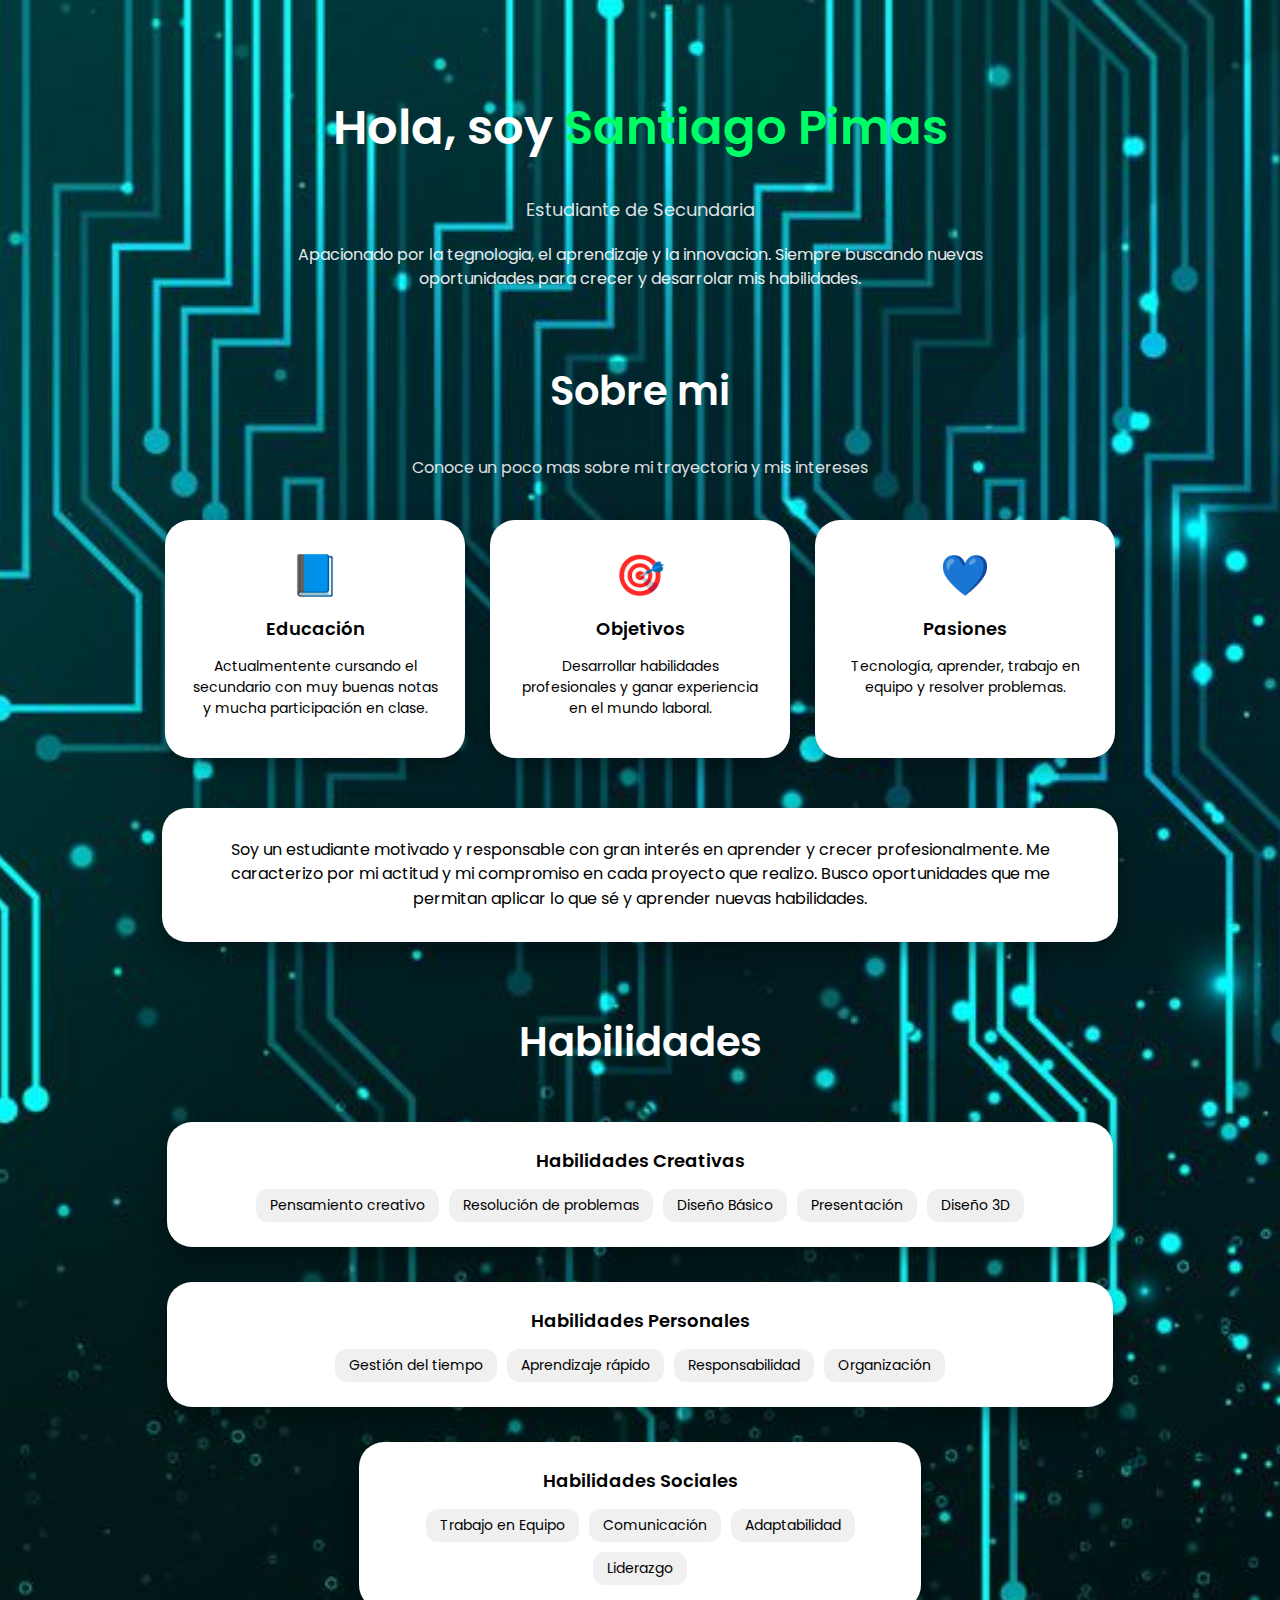
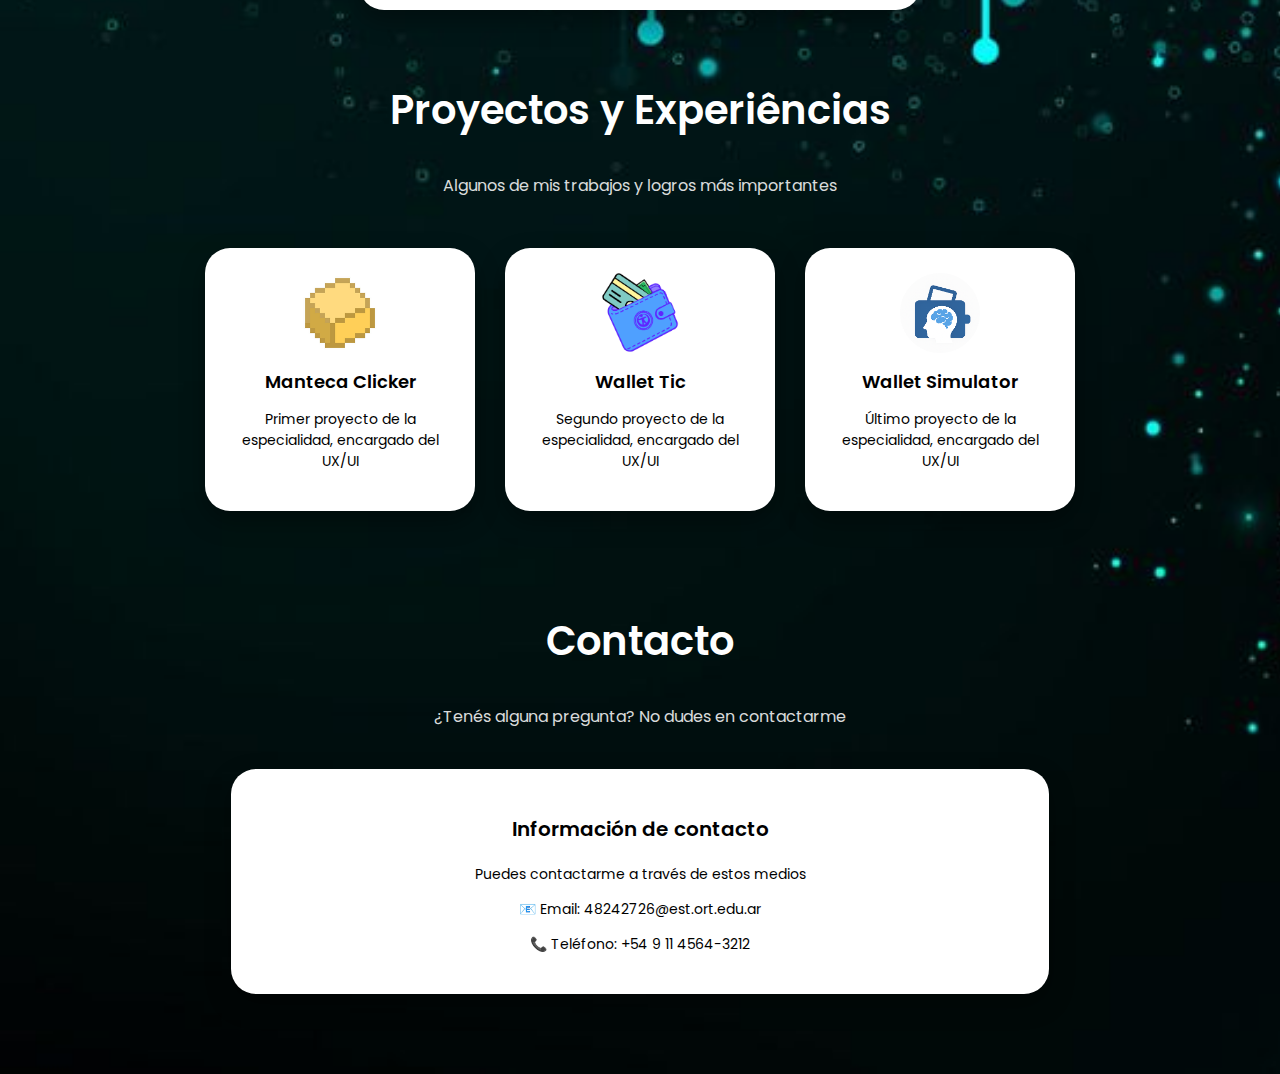
<file: index.html>
<!DOCTYPE html>
<html lang="es">
<head>
<meta charset="UTF-8">
<meta name="viewport" content="width=device-width, initial-scale=1">

<title>Portfolio Santiago Pimas</title>

<link href="https://fonts.googleapis.com/css2?family=Poppins:wght@300;400;500;600&display=swap" rel="stylesheet">

<link rel="stylesheet" href="styles.css">
</head>

<body>

<div class="canvas">

    <div class="header">
        <h1>Hola, soy <span>Santiago Pimas</span></h1>
        <p class="subtitle">Estudiante de Secundaria</p>
        <p class="desc">
            Apacionado por la tegnologia, el aprendizaje y la innovacion. 
            Siempre buscando nuevas oportunidades para crecer y desarrolar mis habilidades.
        </p>
    </div>

    <h2>Sobre mi</h2>
    <p class="sub">Conoce un poco mas sobre mi trayectoria y mis intereses</p>

    <div class="triple">

        <div class="card">
            <div class="card-icon">📘</div>
            <div class="card-title">Educación</div>
            <p>Actualmentente cursando el secundario con muy buenas notas y mucha participación en clase.</p>
        </div>

        <div class="card">
            <div class="card-icon">🎯</div>
            <div class="card-title">Objetivos</div>
            <p>Desarrollar habilidades profesionales y ganar experiencia en el mundo laboral.</p>
        </div>

        <div class="card">
            <div class="card-icon">💙</div>
            <div class="card-title">Pasiones</div>
            <p>Tecnología, aprender, trabajo en equipo y resolver problemas.</p>
        </div>

    </div>

    <div class="bigbox">
        Soy un estudiante motivado y responsable con gran interés 
        en aprender y crecer profesionalmente. Me caracterizo por 
        mi actitud y mi compromiso en cada proyecto que realizo. 
        Busco oportunidades que me permitan aplicar lo que sé y 
        aprender nuevas habilidades.
    </div>

    <h2>Habilidades</h2>

    <div class="skills-grid">

        <div class="skill-box">
            <div class="skill-title">Habilidades Creativas</div>
            <div class="tags">
                <div class="tag">Pensamiento creativo</div>
                <div class="tag">Resolución de problemas</div>
                <div class="tag">Diseño Básico</div>
                <div class="tag">Presentación</div>
                <div class="tag">Diseño 3D</div>
            </div>
        </div>

        <div class="skill-box">
            <div class="skill-title">Habilidades Personales</div>
            <div class="tags">
                <div class="tag">Gestión del tiempo</div>
                <div class="tag">Aprendizaje rápido</div>
                <div class="tag">Responsabilidad</div>
                <div class="tag">Organización</div>
            </div>
        </div>

        <div class="skill-box small">
            <div class="skill-title">Habilidades Sociales</div>
            <div class="tags">
                <div class="tag">Trabajo en Equipo</div>
                <div class="tag">Comunicación</div>
                <div class="tag">Adaptabilidad</div>
                <div class="tag">Liderazgo</div>
            </div>
        </div>

    </div>

    <h2>Proyectos y Experiências</h2>
    <p class="sub">Algunos de mis trabajos y logros más importantes</p>

    <div class="proj-row">

        <div class="project">
            <div class="proj-icon">
                <img src="manteca.png" alt="Manteca Clicker">
            </div>
            <div class="project-title">Manteca Clicker</div>
            <p>Primer proyecto de la especialidad, encargado del UX/UI</p>
        </div>

        <div class="project">
            <div class="proj-icon">
                <img src="wallet-tic.png" alt="Wallet Tic">
            </div>
            <div class="project-title">Wallet Tic</div>
            <p>Segundo proyecto de la especialidad, encargado del UX/UI</p>
        </div>

        <div class="project">
            <div class="proj-icon">
                <img src="wallet-simulator.png" alt="Wallet Simulator">
            </div>
            <div class="project-title">Wallet Simulator</div>
            <p>Último proyecto de la especialidad, encargado del UX/UI</p>
        </div>

    </div>

    <h2 class="contact-title">Contacto</h2>
    <p class="contact-sub">¿Tenés alguna pregunta? No dudes en contactarme</p>

    <div class="contact-box">
        <h3>Información de contacto</h3>
        <p>Puedes contactarme a través de estos medios</p>

        <p>📧 Email: 48242726@est.ort.edu.ar</p>
        <p>📞 Teléfono: +54 9 11 4564-3212</p>
    </div>

</div>

</body>
</html>
</file>
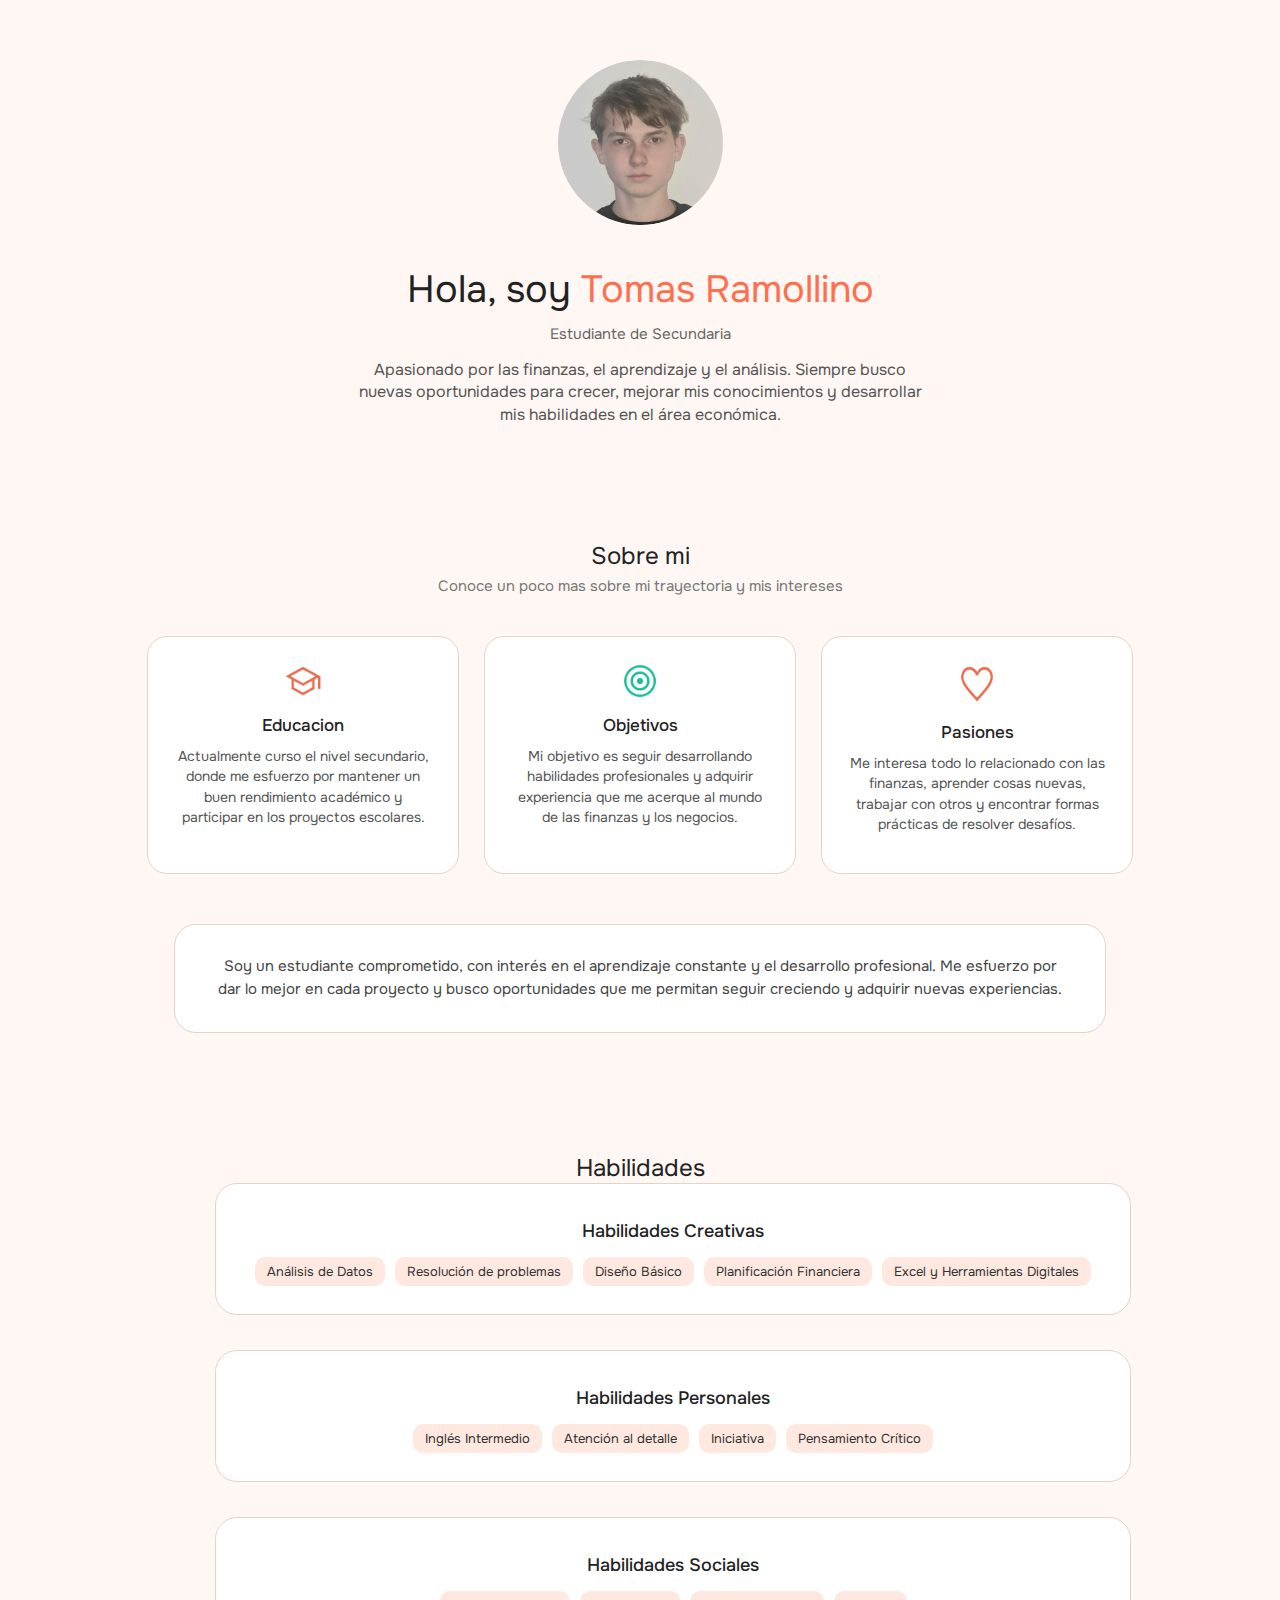
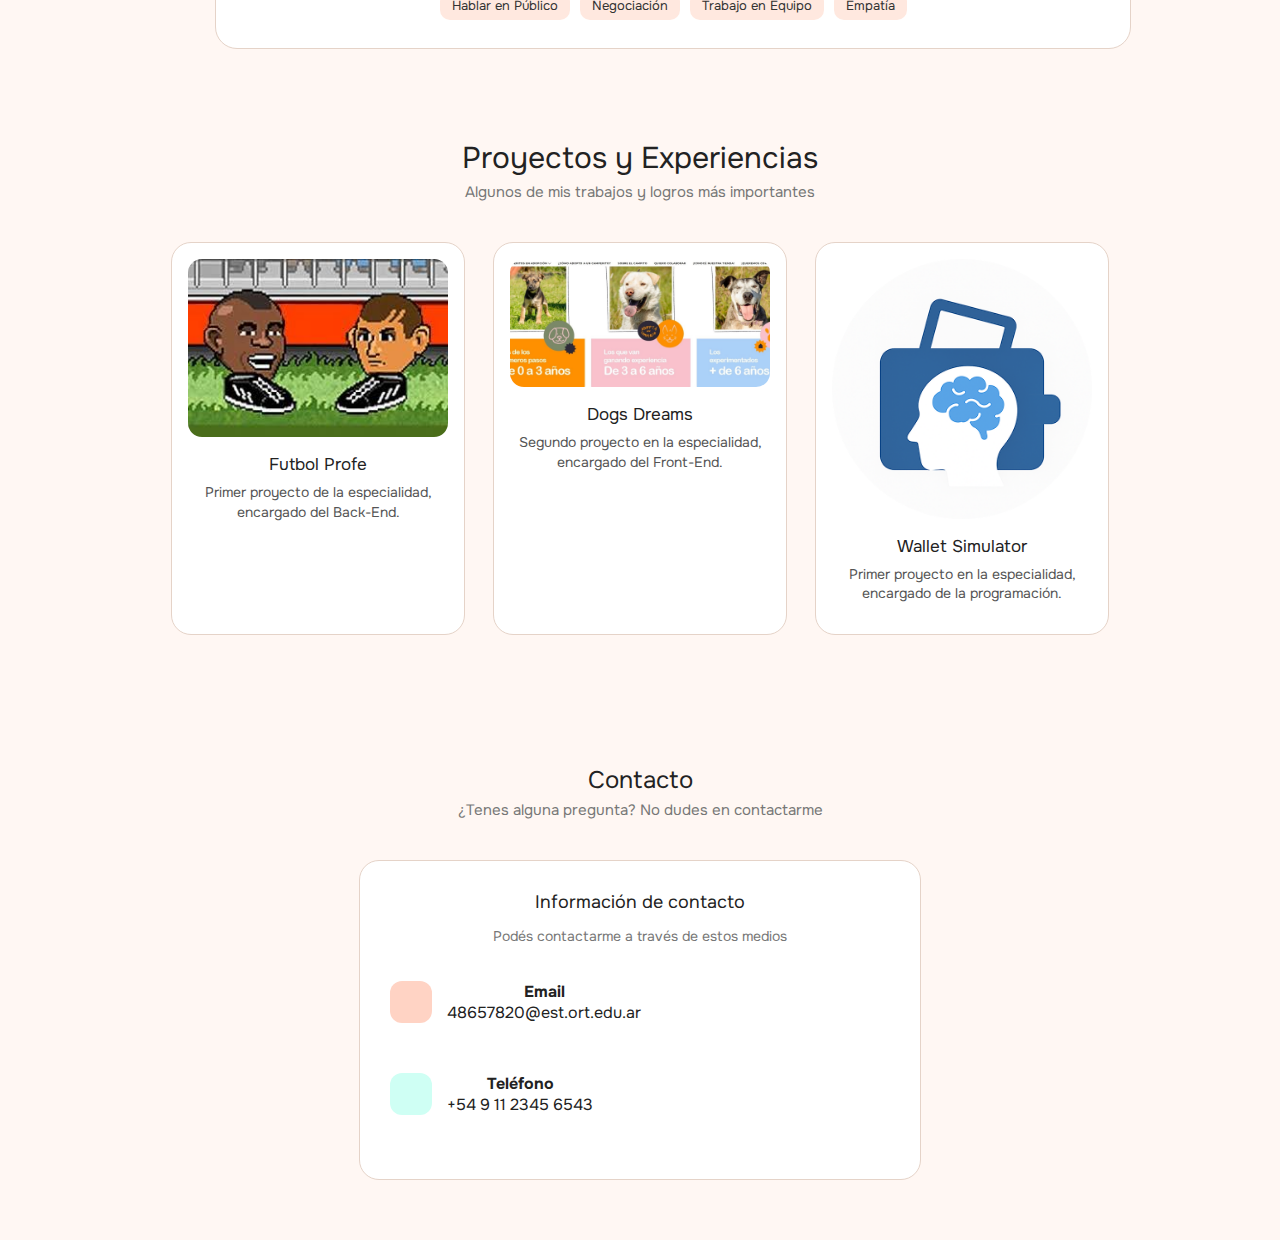
<file: index2.html>
<!DOCTYPE html>
<html lang="es">
<head>
  <meta charset="UTF-8" />
  <meta name="viewport" content="width=device-width, initial-scale=1.0" />
  <title>Portafolio Tomas Ramollino</title>
  <link rel="stylesheet" href="styles2.css" />
  <link href="https://fonts.googleapis.com/css2?family=Onest:wght@300;400;500;600&display=swap" rel="stylesheet">
</head>

<body>

  <!-- INTRO -->
  <header class="intro">
    <img src="perfil.png" class="perfil" />

    <h1>Hola, soy <span class="highlight">Tomas Ramollino</span></h1>
    <p class="sub">Estudiante de Secundaria</p>

    <p class="desc">
      Apasionado por las finanzas, el aprendizaje y el análisis. Siempre busco nuevas
      oportunidades para crecer, mejorar mis conocimientos y desarrollar mis habilidades
      en el área económica.
    </p>
  </header>

  <!-- SOBRE MI -->
  <section class="sobre-mi">
    <h2>Sobre mi</h2>
    <p class="sub2">Conoce un poco mas sobre mi trayectoria y mis intereses</p>

    <div class="cards-row">

      <div class="card">
        <img src="icon-edu.png" class="icono-card" />
        <h3>Educacion</h3>
        <p>
          Actualmente curso el nivel secundario, donde me esfuerzo por mantener un buen
          rendimiento académico y participar en los proyectos escolares.
        </p>
      </div>

      <div class="card">
        <img src="icon-obj.png" class="icono-card" />
        <h3>Objetivos</h3>
        <p>
          Mi objetivo es seguir desarrollando habilidades profesionales y adquirir experiencia
          que me acerque al mundo de las finanzas y los negocios.
        </p>
      </div>

      <div class="card">
        <img src="icon-pas.png" class="icono-card" />
        <h3>Pasiones</h3>
        <p>
          Me interesa todo lo relacionado con las finanzas, aprender cosas nuevas,
          trabajar con otros y encontrar formas prácticas de resolver desafíos.
        </p>
      </div>

    </div>

    <div class="cuadro-central">
      Soy un estudiante comprometido, con interés en el aprendizaje constante y el desarrollo 
      profesional. Me esfuerzo por dar lo mejor en cada proyecto y busco oportunidades que me 
      permitan seguir creciendo y adquirir nuevas experiencias.
    </div>
  </section>

  <!-- HABILIDADES -->
  <section class="habilidades">
    <h2>Habilidades</h2>

    <div class="cards-column">

      <div class="card big">
        <h3>Habilidades Creativas</h3>
        <div class="tags">
          <span>Análisis de Datos</span>
          <span>Resolución de problemas</span>
          <span>Diseño Básico</span>
          <span>Planificación Financiera</span>
          <span>Excel y Herramientas Digitales</span>
        </div>
      </div>

      <div class="card big">
        <h3>Habilidades Personales</h3>
        <div class="tags">
          <span>Inglés Intermedio</span>
          <span>Atención al detalle</span>
          <span>Iniciativa</span>
          <span>Pensamiento Crítico</span>
        </div>
      </div>

      <div class="card big">
        <h3>Habilidades Sociales</h3>
        <div class="tags">
          <span>Hablar en Público</span>
          <span>Negociación</span>
          <span>Trabajo en Equipo</span>
          <span>Empatía</span>
        </div>
      </div>

    </div>
  </section>

  <!-- PROYECTOS -->
  <section class="proyectos">
    <h2>Proyectos y Experiencias</h2>
    <p class="sub2">Algunos de mis trabajos y logros más importantes</p>

    <div class="proyectos-row">

      <div class="proyecto">
        <img src="proy-futbol.png" />
        <h3>Futbol Profe</h3>
        <p>Primer proyecto de la especialidad, encargado del Back-End.</p>
      </div>

      <div class="proyecto">
        <img src="proy-dogs.png" />
        <h3>Dogs Dreams</h3>
        <p>Segundo proyecto en la especialidad, encargado del Front-End.</p>
      </div>

      <div class="proyecto">
        <img src="proy-wallet.png" />
        <h3>Wallet Simulator</h3>
        <p>Primer proyecto en la especialidad, encargado de la programación.</p>
      </div>

    </div>
  </section>

  <!-- CONTACTO -->
  <footer class="contacto">
    <h2>Contacto</h2>
    <p class="sub2">¿Tenes alguna pregunta? No dudes en contactarme</p>

    <div class="contact-box">
      <h3>Información de contacto</h3>
      <p class="sub3">Podés contactarme a través de estos medios</p>

      <div class="item">
        <span class="icon email"></span>
        <p><strong>Email</strong><br>48657820@est.ort.edu.ar</p>
      </div>

      <div class="item">
        <span class="icon tel"></span>
        <p><strong>Teléfono</strong><br>+54 9 11 2345 6543</p>
      </div>
    </div>
  </footer>

</body>
</html>
</file>
<file: styles.css>
body {
    margin: 0;
    padding: 0;
    font-family: "Poppins", sans-serif;
    background: #000;
}

.canvas {
    width: 100%;
    margin: 0 auto;
    background-image: url("background.jpg");
    background-size: cover;
    background-position: top center;
    background-repeat: no-repeat;
    min-height: 100vh;
    color: white;
    padding-bottom: 80px;
}

.header {
    text-align: center;
    padding-top: 60px;
}

.header h1 {
    font-size: 48px;
    font-weight: 600;
}

.header h1 span {
    color: #00ff66;
}

.header .subtitle {
    margin-top: 10px;
    font-size: 18px;
    opacity: 0.85;
}

.header .desc {
    margin-top: 20px;
    width: 60%;
    margin-left: auto;
    margin-right: auto;
    font-size: 16px;
    opacity: 0.9;
    line-height: 1.5;
}

h2 {
    margin-top: 70px;
    font-size: 40px;
    font-weight: 600;
    text-align: center;
}

.sub {
    margin-top: 10px;
    text-align: center;
    font-size: 16px;
    opacity: 0.85;
}

.triple {
    margin-top: 40px;
    display: flex;
    justify-content: center;
    gap: 25px;
    padding: 0 40px;
}

.card {
    background: white;
    width: 250px;
    padding: 25px;
    border-radius: 25px;
    color: #000;
    box-shadow: 0 10px 25px rgba(0, 0, 0, 0.35);
}

.card-icon {
    font-size: 40px;
    text-align: center;
    margin-bottom: 10px;
    color: #00aaff;
}

.card-title {
    text-align: center;
    font-size: 18px;
    font-weight: 600;
    margin-bottom: 10px;
}

.card p {
    font-size: 14px;
    text-align: center;
}

.bigbox {
    margin: 50px auto 0;
    background: white;
    color: #000;
    width: 70%;
    padding: 30px;
    border-radius: 25px;
    text-align: center;
    font-size: 16px;
    line-height: 1.55;
    box-shadow: 0 10px 25px rgba(0,0,0,0.35);
}

.skills-grid {
    margin-top: 50px;
    display: flex;
    flex-direction: column;
    gap: 35px;
    align-items: center;
    width: 100%;
}

.skill-box {
    background: white;
    width: 70%;
    padding: 25px;
    border-radius: 25px;
    color: #000;
    text-align: center;
    box-shadow: 0 10px 25px rgba(0,0,0,0.35);
}

.skill-box.small {
    width: 40%;
}

.skill-title {
    font-size: 18px;
    font-weight: 600;
    margin-bottom: 10px;
}

.tags {
    display: flex;
    flex-wrap: wrap;
    justify-content: center;
    gap: 10px;
    margin-top: 15px;
}

.tag {
    background: #f0f0f0;
    padding: 6px 14px;
    border-radius: 12px;
    font-size: 14px;
}

.proj-row {
    margin-top: 50px;
    display: flex;
    justify-content: center;
    gap: 30px;
    padding: 0 40px;
}

.project {
    background: white;
    width: 220px;
    padding: 25px;
    border-radius: 25px;
    text-align: center;
    color: #000;
    font-size: 14px;
    box-shadow: 0 10px 25px rgba(0,0,0,0.35);
}

.proj-icon img {
    width: 80px;
    height: 80px;
    object-fit: contain;
    border-radius: 15px;
    display: block;
    margin: auto;
}

.project-title {
    margin-top: 15px;
    font-size: 18px;
    font-weight: 600;
}

.contact-title {
    margin-top: 100px;
    font-size: 40px;
    text-align: center;
}

.contact-sub {
    margin-top: 10px;
    text-align: center;
    font-size: 16px;
    opacity: 0.85;
}

.contact-box {
    margin: 40px auto 0;
    width: 60%;
    background: white;
    color: #000;
    padding: 25px;
    border-radius: 25px;
    box-shadow: 0 10px 25px rgba(0,0,0,0.35);
    text-align: center;
}

.contact-box h3 {
    font-size: 20px;
    font-weight: 600;
}

.contact-box p {
    margin-top: 12px;
    font-size: 14px;
}
</file>
<file: styles2.css>
/* ------------------------------------------------------ */
/*   ESTILO GENERAL                                       */
/* ------------------------------------------------------ */

body {
  margin: 0;
  padding: 0;
  font-family: 'Onest', sans-serif;
  background: #FFF7F3;
  color: #222;
}

h1, h2, h3 {
  font-weight: 400;
  margin: 0;
}

.highlight {
  color: #FF6F4E;
}

.sub {
  color: #666;
  font-size: 15px;
  margin-top: 10px;
}

.desc {
  max-width: 580px;
  margin: 15px auto;
  text-align: center;
  color: #555;
  line-height: 1.4;
}

img {
  user-select: none;
}


/* ------------------------------------------------------ */
/*   INTRO (FOTO + PRESENTACIÓN)                          */
/* ------------------------------------------------------ */

.intro {
  text-align: center;
  padding: 60px 20px;
}

.perfil {
  width: 165px;
  height: 165px;
  border-radius: 50%;
  object-fit: cover;
  margin-bottom: 25px;
}

.intro h1 {
  font-size: 38px;
  margin-top: 10px;
  margin-bottom: 8px;
}


/* ------------------------------------------------------ */
/*   SOBRE MI (TARJETAS)                                  */
/* ------------------------------------------------------ */

.sobre-mi {
  padding: 40px 20px;
  text-align: center;
}

.sub2 {
  color: #777;
  margin-top: 5px;
  margin-bottom: 40px;
  font-size: 15px;
}

.cards-row {
  display: flex;
  justify-content: center;
  gap: 25px;
  flex-wrap: wrap;
  margin-bottom: 50px;
}

.card {
  background: #FFFFFF;
  border: 1.5px solid #E5D3C8;
  border-radius: 20px;
  width: 260px;
  padding: 25px;
  text-align: center;
}

.card h3 {
  margin-top: 10px;
  font-weight: 500;
  font-size: 17px;
}

.card p {
  margin-top: 10px;
  color: #555;
  font-size: 14px;
  line-height: 1.45;
}

.icono-card {
  width: 38px;
  opacity: .9;
}


/* ------------------------------------------------------ */
/*   CUADRO CENTRAL                                       */
/* ------------------------------------------------------ */

.cuadro-central {
  max-width: 850px;
  margin: 0 auto 60px auto;
  padding: 30px 40px;
  font-size: 15px;
  line-height: 1.55;
  color: #444;
  background: #FFFFFF;
  border: 1.5px solid #E5D3C8;
  border-radius: 22px;
}


/* ------------------------------------------------------ */
/*   HABILIDADES (3 TARJETAS GRANDES)                     */
/* ------------------------------------------------------ */

.habilidades {
  text-align: center;
  padding: 20px;
}

.cards-column {
  display: flex;
  flex-direction: column;
  gap: 35px;
  max-width: 850px;
  margin: 0 auto;
}

.card.big {
  width: 100%;
  padding: 28px 32px;
  background: #FFFFFF;
  border: 1.5px solid #E5D3C8;
  border-radius: 22px;
}

.card.big h3 {
  margin-top: 8px;
  font-size: 18px;
}

.tags {
  display: flex;
  flex-wrap: wrap;
  gap: 10px;
  margin-top: 15px;
  justify-content: center;
}

.tags span {
  background: #FFE8DF;
  padding: 6px 12px;
  font-size: 13px;
  border-radius: 10px;
  color: #333;
}


/* ------------------------------------------------------ */
/*   PROYECTOS (3 TARJETAS)                               */
/* ------------------------------------------------------ */

.proyectos {
  padding: 70px 20px;
  text-align: center;
}

.proyectos h2 {
  font-size: 30px;
}

.proyectos-row {
  display: flex;
  justify-content: center;
  gap: 28px;
  flex-wrap: wrap;
  margin-top: 40px;
}

.proyecto {
  width: 260px;
  background: #FFFFFF;
  border-radius: 20px;
  padding: 16px;
  border: 1.5px solid #E5D3C8;
}

.proyecto img {
  width: 100%;
  border-radius: 14px;
}

.proyecto h3 {
  font-size: 17px;
  margin-top: 12px;
}

.proyecto p {
  margin-top: 8px;
  font-size: 14px;
  color: #555;
  line-height: 1.4;
}


/* ------------------------------------------------------ */
/*   CONTACTO                                              */
/* ------------------------------------------------------ */

.contacto {
  text-align: center;
  padding: 60px 20px;
}

.contact-box {
  max-width: 500px;
  background: #FFFFFF;
  padding: 30px;
  margin: 30px auto 0 auto;
  border: 1.5px solid #E5D3C8;
  border-radius: 20px;
}

.contact-box h3 {
  font-size: 18px;
  margin-bottom: 6px;
}

.sub3 {
  color: #777;
  margin-bottom: 20px;
  text-align: center;
  font-size: 14px;
}

.item {
  display: flex;
  align-items: center;
  gap: 15px;
  margin: 18px 0;
}

.icon {
  width: 42px;
  height: 42px;
  border-radius: 12px;
  background-size: 60%;
  background-position: center;
  background-repeat: no-repeat;
}

.email {
  background-color: #FFD3C4;
  background-image: url('https://cdn-icons-png.flaticon.com/512/561/561127.png');
}

.tel {
  background-color: #CFFFF4;
  background-image: url('https://cdn-icons-png.flaticon.com/512/724/724664.png');
}
</file>
